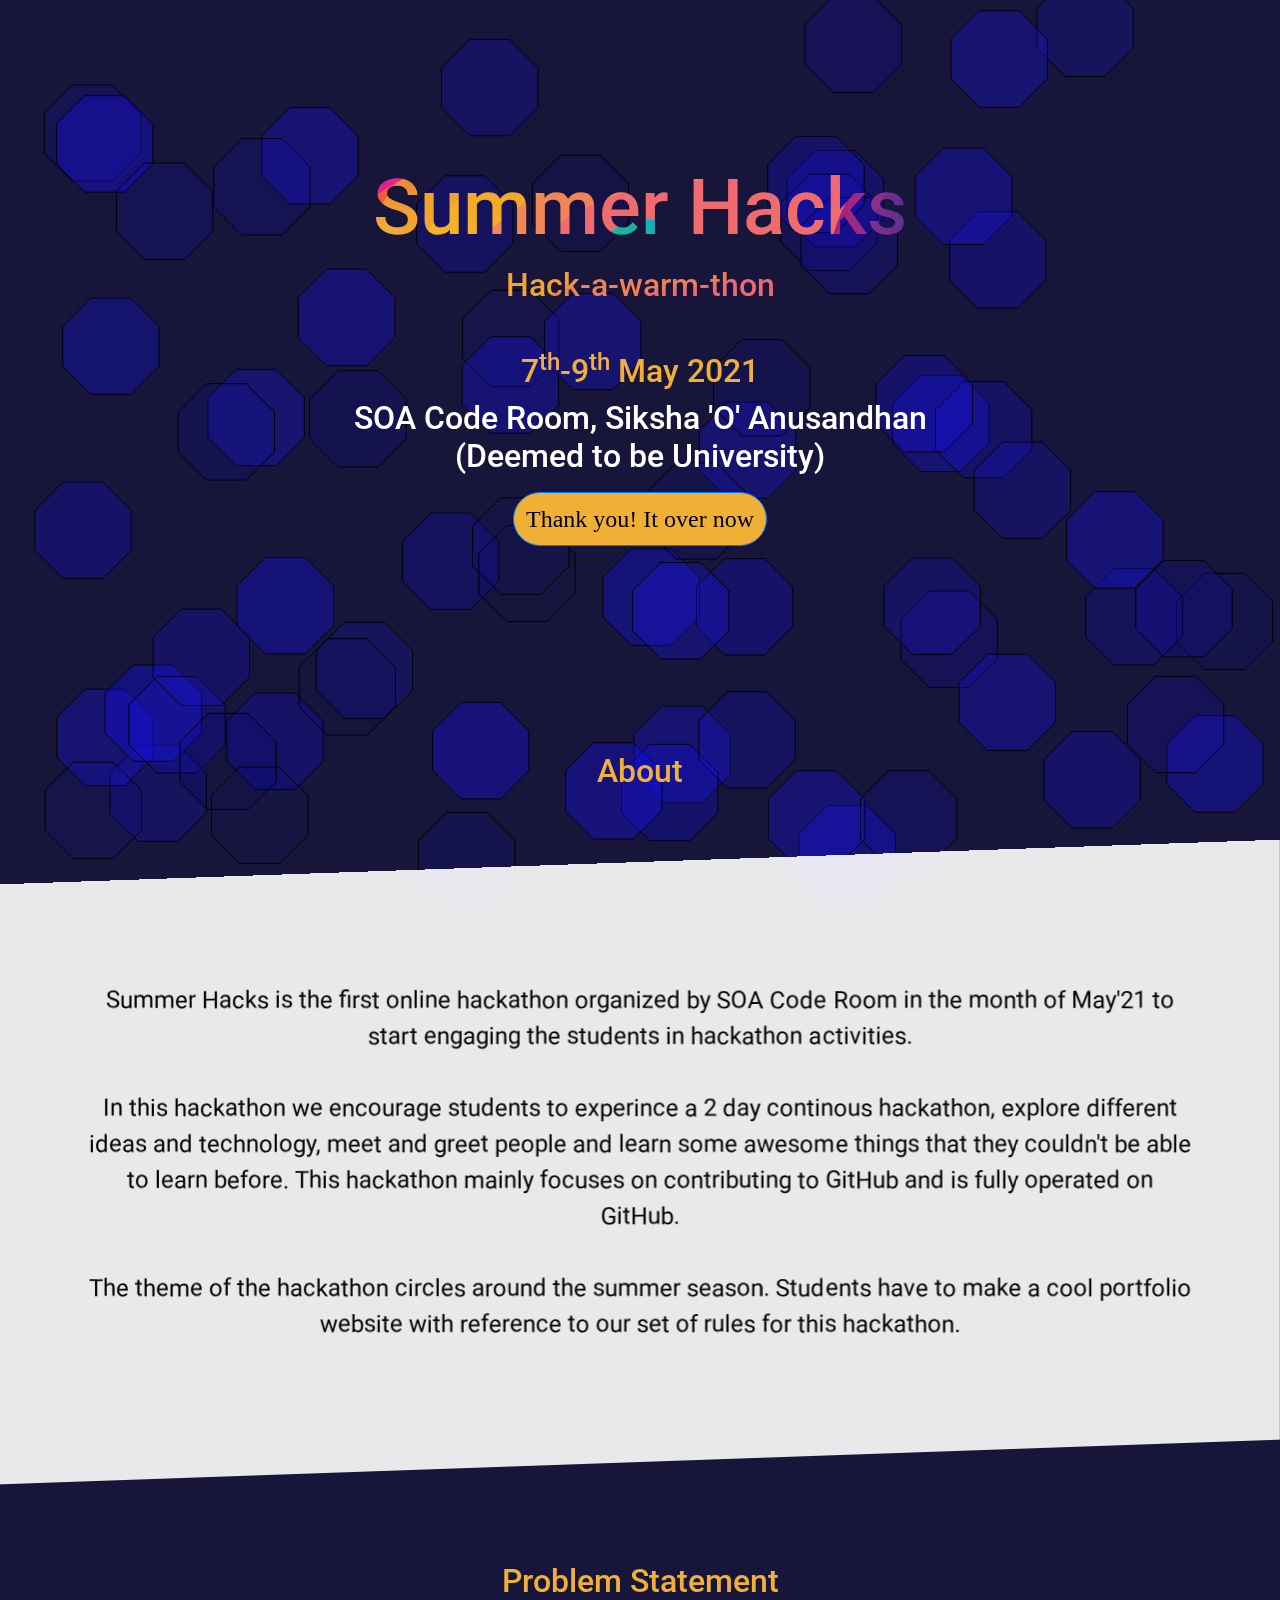
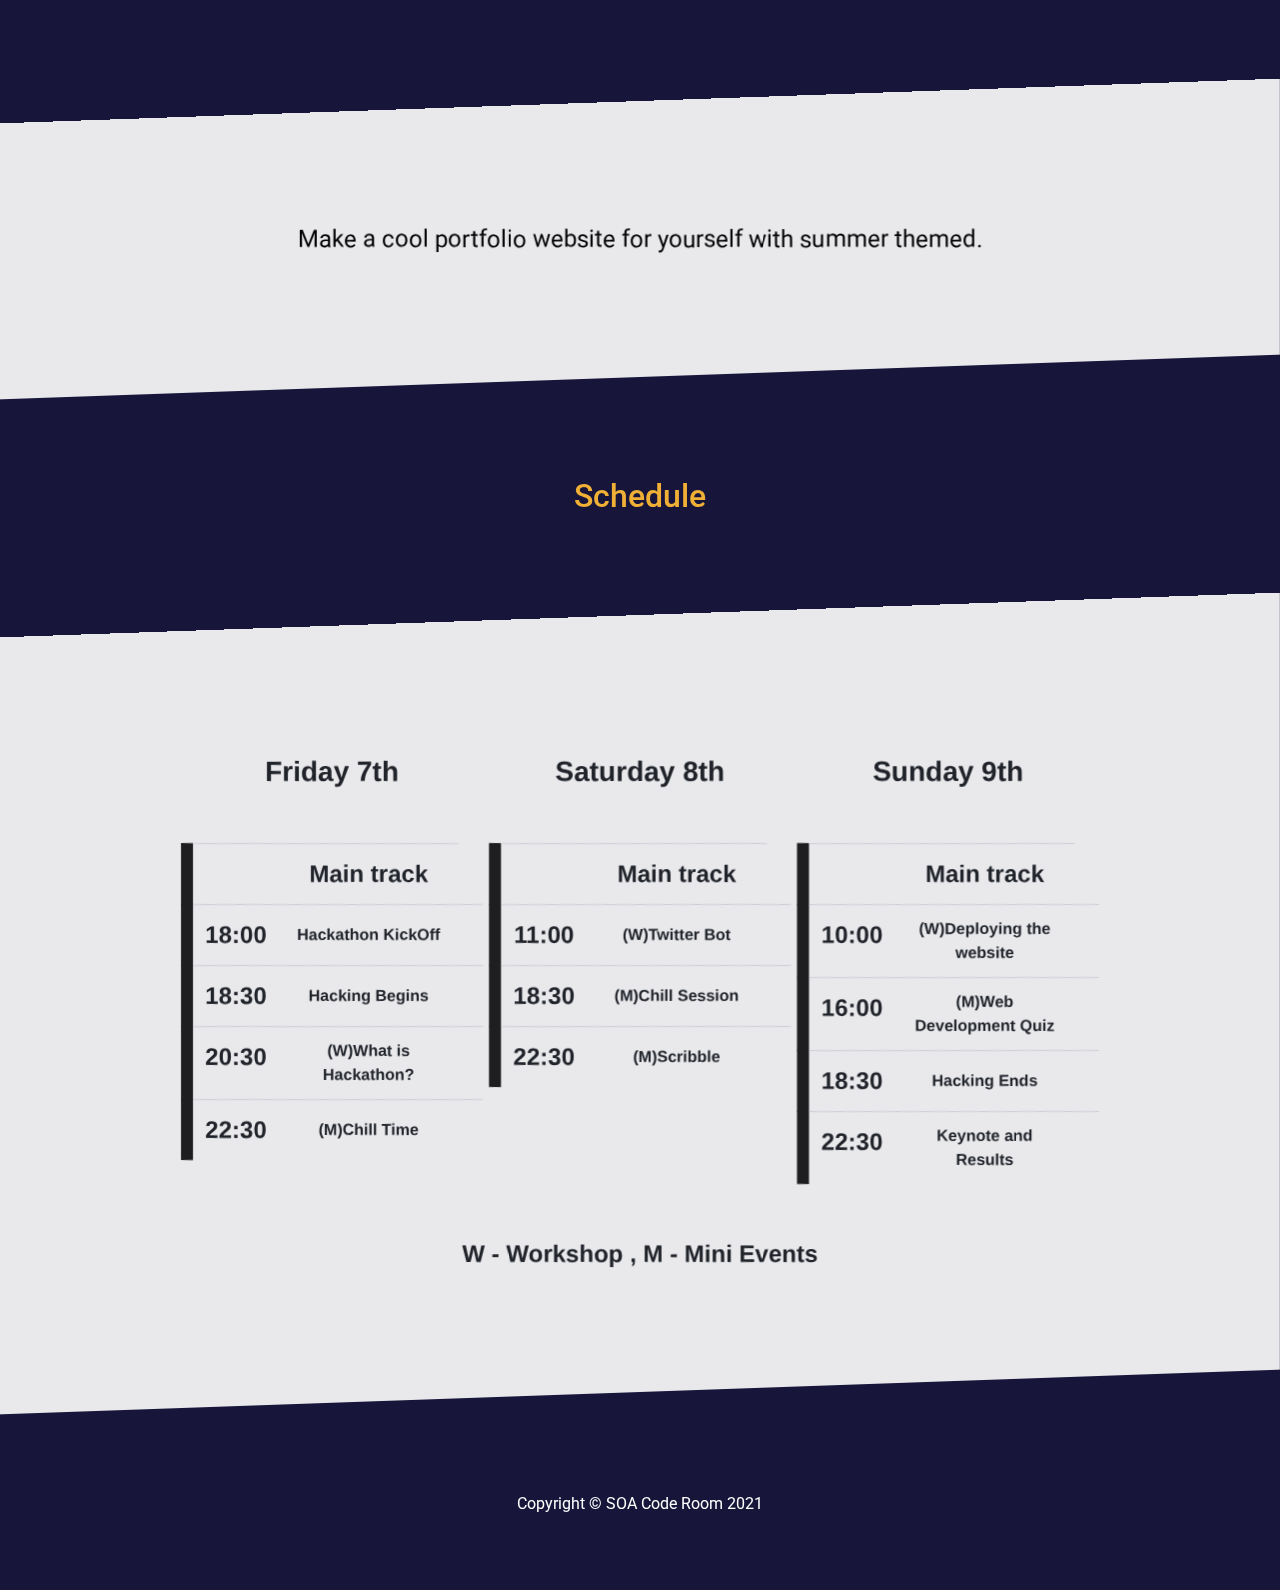
<file: index.html>
<!DOCTYPE html>
<html lang="en">

	<head>

		<meta charset="utf-8">
		<meta name="viewport" content="width=device-width,initial-scale=1,maximum-scale=1,user-scalable=no">
		<meta http-equiv="X-UA-Compatible" content="IE=edge,chrome=1">
		<meta name="HandheldFriendly" content="true">
		<meta name="title" content="Summer Hacks">
		<meta name="description" content="Summer Hacks by SOA Code Room">
		<meta name="author" content="SOA Code Room">
		<meta name="keywords" content="SOA Code Room">
		<meta property="og:image" content="https://raw.githubusercontent.com/SOACodeRoom/Summer-Hacks/main/img/header.png">
		<title>Summer Hacks</title>

		<!-- Bootstrap core CSS -->
		<link href="css/bootstrap.min.css" rel="stylesheet">

        	<!-- Custom CSS -->
        	<link href="css/style.css" rel="stylesheet">
		<link rel="stylesheet" href="./css/nav.css">
			
    </head>

    <!-- Apply Now Sticker tba -->

    <body>
        <div class="masthead">
			<div class="container d-flex h-100 align-items-center">
				<div class="mx-auto text-center no-select">
					<h1 class="mx-auto my-0 title-text">Summer Hacks</h1>
					<br>
					<h2 class="mx-auto mt-2 mb-1 sub-heading title-text">Hack-a-warm-thon</h2>
					<br><br>
					<h2 class="orange mx-auto mt-2 mb-1 sub-heading" style="width: 100%;">7<sup>th</sup>-9<sup>th</sup> May 2021</h2>
					<h2 class="white mx-auto mt-2 mb-3 sub-heading" style="width: 100%;">SOA Code Room, Siksha 'O' Anusandhan (Deemed to be University)</h2>
					<div id="button-box">
						<a href="#" class="btn btn-primary js-scroll-trigger" style="z-index: 1; position: relative;">Thank you! It over now</a>
					</div>
				</div>
			</div>
		</div>
		<div id="particles-js"></div>
		<section class="text-center">
		
			<section>
			
				<h1 class="sub-heading diagonal-text orange sub-heading-title">About</h1>

			</section>

			<section class="diagonal-section white-bg">
			
				<div class="mx-auto diagonal-section-content">
					<div class="container nexa">
						<p class="black bold">Summer Hacks is the first online hackathon organized by SOA Code Room in the month of May'21 to start engaging the students in hackathon activities.
						</br></br>
						In this hackathon we encourage students to experince a 2 day continous hackathon, explore different ideas and technology, meet and greet people and learn some awesome things that they couldn't be able to learn before. This hackathon mainly focuses on contributing to GitHub and is fully operated on GitHub.
						<br><br>
						The theme of the hackathon circles around the summer season. Students have to make a cool portfolio website with reference to our set of rules for this hackathon.
						</p>
					</div>
				</div>

			</section>

			<section>

				<h1 class="sub-heading diagonal-text orange sub-heading-title" style="padding-bottom: 100px; 	padding-top: 100px; margin-bottom: 0;">Problem Statement</h1>

			</section>

			<section class="diagonal-section white-bg">
			
				<div class="mx-auto diagonal-section-content">
					<div class="container nexa">
						<p class="black bold">Make a cool portfolio website for yourself with summer themed.
						</p>
					</div>
				</div>

			</section>

			<section>
				<h1 class="sub-heading diagonal-text orange sub-heading-title" style="padding-bottom: 100px; padding-top: 100px; margin-bottom: 0;">Schedule</h1>
			</section>
			<section class="diagonal-section white-bg">
					<div class="mx-auto diagonal-section-content">
						<div class="schedule">

							<div id="schedSat">
								<h3 style="font-weight: bold;">Friday 7th</h3>
								<br>
								<table class="table table-hover" id="fridayContainer">
	
								</table>
							</div>

							<div id="schedSat">
								<h3 style="font-weight: bold;">Saturday 8th</h3>
								<br>
								<table class="table table-hover" id="saturdayContainer">
	
								</table>
							</div>
							<div id="schedSun">
								<h3 style="font-weight: bold;">Sunday 9th</h3>
								<br>
								<table class="table table-hover" id="sundayContainer">
									
								</table>
	
							</div>
						</div>
						<br>
						<p style="font-weight: bold;">W - Workshop , M - Mini Events</p>
					</div>
			</section>


			<section class="footer-section ">

				<div style="padding-top: 0">
					<div class="small text-center white">
						<div class="social d-flex justify-content-center"></div>
						<div class="white mb-4 sub-heading-small" style="padding-bottom: 0.2%; padding-top: 100px; 	margin-bottom: 0;">
							Copyright &copy; SOA Code Room 2021
						</div>
					</div>
				</div>

			</section>
		</section>

        <!-- Custom javascript -->
        <script src="js/script.js"></script>
	<script src="./js/particles.js"></script>
        <script src="./js/app.js"></script>
	<script src="./js/nav.js"></script>		
    </body>

</html>
</file>
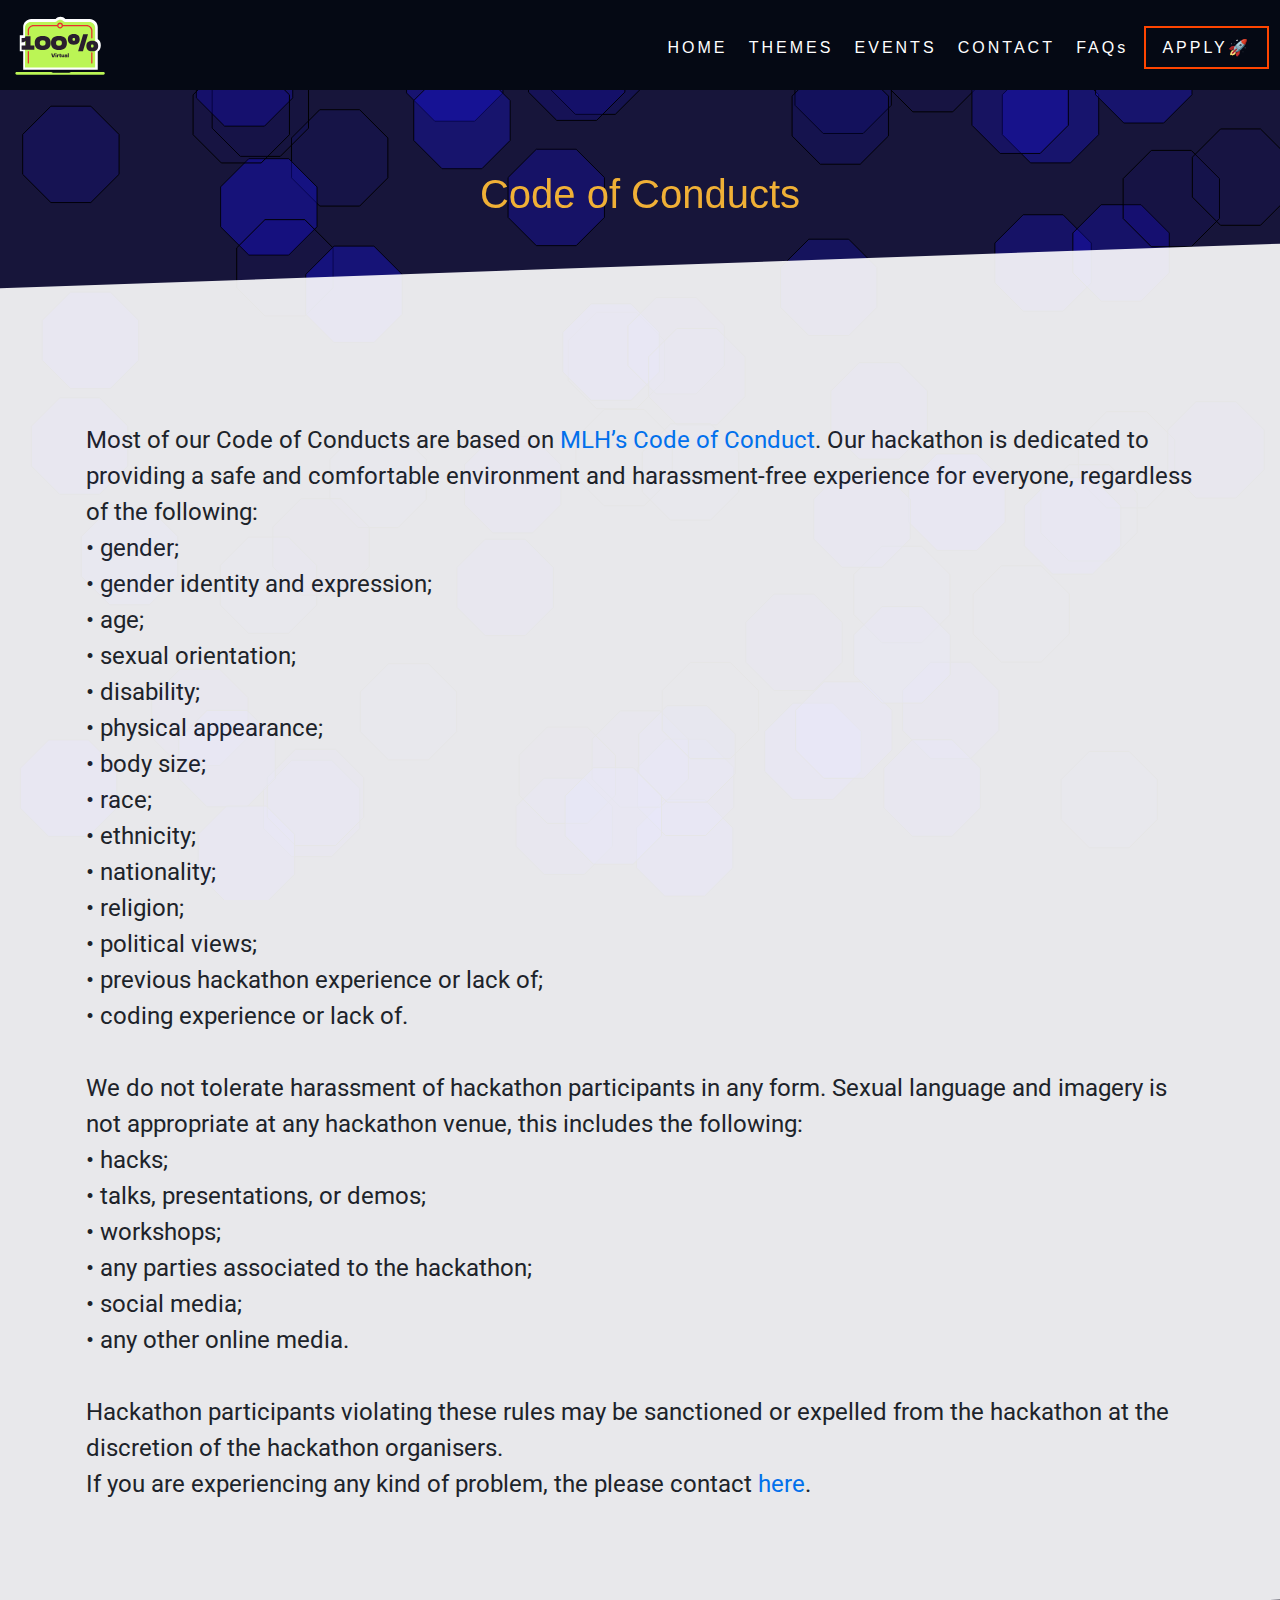
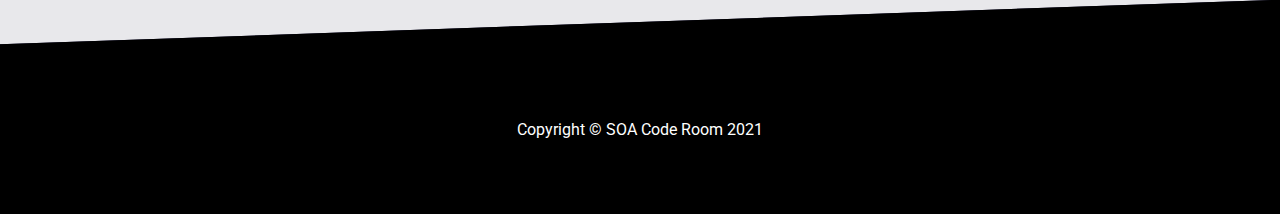
<file: codeofconduct.html>
<!DOCTYPE html>
<html lang="en">
    <head>
        <meta charset="utf-8" />
        <meta name="viewport" content="width=device-width,initial-scale=1,maximum-scale=1,user-scalable=no" />
        <meta http-equiv="X-UA-Compatible" content="IE=edge,chrome=1" />
        <meta name="HandheldFriendly" content="true" />
        <meta name="title" content="Summer Hacks" />
        <meta name="description" content="Summer Hacks by SOA Code Room" />
        <meta property="og:image" content="https://raw.githubusercontent.com/SOACodeRoom/Summer-Hacks/main/img/header.png" />
        <meta name="author" content="SOA Code Room" />
        <meta name="keywords" content="SOA Code Room" />
        <title>Summer Hacks</title>

        <!-- Bootstrap core CSS -->
        <link href="css/bootstrap.min.css" rel="stylesheet" />

        <!-- Custom CSS -->
        <link href="css/style.css" rel="stylesheet" />
        <link rel="stylesheet" href="./css/nav.css">
    </head>
<body>
<div id="particles-js"></div>
 <nav>
      <div class="hamburger">
        <div class="line"></div>
        <div class="line"></div>
        <div class="line"></div>
      </div>
      <ul class="nav-links">
		<li><a id="pure-virtual-sticker" style="display:block;max-width:100px;min-width:100px;position:fixed;left:10px;top: 10px;width:10%;z-index:10000" href="#" target="_blank"><img src="./img/pure-virtual-sticker.svg" alt="" style="width:100%"></a>
        <li><a href="index.html">HOME</a></li>
        <li><a href="theme.html">THEMES</a></li>
        <li><a href="events.html">EVENTS</a></li>
        <li><a href="contact.html">CONTACT</a></li>
        <li><a href="faqs.html">FAQs</a></li>
		<li><a href="apply.html" id="apply_button">APPLY🚀</a></li>

		</li>
      </ul>
</nav>


    <section>
        <h1 class="sub-heading-theme diagonal-text orange" style="padding: 2em 0 1em 0;">Code of Conducts</h1>
    </section>

    <section class="diagonal-section white-bg">
        <div class="mx-auto diagonal-section-content">
            <div class="container nexa">
                <!-- Change from here -->

                    <br />
                    Most of our Code of Conducts are based on <a href="https://static.mlh.io/docs/mlh-code-of-conduct.pdf">MLH’s Code of Conduct</a>. Our hackathon is dedicated to providing a safe and comfortable environment and harassment-free experience for everyone, regardless of the following:
                    <br />
                    <span>&#8226;</span> gender;
                    <br />
                    <span>&#8226;</span> gender identity and expression;
                    <br />
                    <span>&#8226;</span> age;
                    <br />
                    <span>&#8226;</span> sexual orientation;
                    <br />
                    <span>&#8226;</span> disability;
                    <br />
                    <span>&#8226;</span> physical appearance;
                    <br />
                    <span>&#8226;</span> body size;
                    <br />
                    <span>&#8226;</span> race;
                    <br />
                    <span>&#8226;</span> ethnicity;
                    <br />
                    <span>&#8226;</span> nationality;
                    <br />
                    <span>&#8226;</span> religion;
                    <br />
                    <span>&#8226;</span> political views;
                    <br />
                    <span>&#8226;</span> previous hackathon experience or lack of;
                    <br />
                    <span>&#8226;</span> coding experience or lack of. <br />
                    <br />
                    We do not tolerate harassment of hackathon participants in any form. Sexual language and imagery is not appropriate at any hackathon venue, this includes the following:
                    <br />
                    <span>&#8226;</span> hacks;
                    <br />
                    <span>&#8226;</span> talks, presentations, or demos;
                    <br />
                    <span>&#8226;</span> workshops;
                    <br />
                    <span>&#8226;</span> any parties associated to the hackathon;
                    <br />
                    <span>&#8226;</span> social media;
                    <br />
                    <span>&#8226;</span> any other online media. <br />
                    <br />
                    Hackathon participants violating these rules may be sanctioned or expelled from the hackathon at the discretion of the hackathon organisers.
                    <br />
                    If you are experiencing any kind of problem, the please contact <a href="mailto:samalsaswat0@gmail.com?subject=Problem%20during%20hackathon.">here</a>.
                </p>
            </div>
        </div>
    </section>

    <section class="diagonal-section black-bg" style="height: 4em; opacity: 1;"></section>

    <section class="footer-section black-bg">
        <div style="padding-top: 0;">
            <div class="small text-center white">
                <div class="social d-flex justify-content-center"></div>
                <div class="white mb-4 sub-heading-small">
                    Copyright &copy; SOA Code Room 2021
                </div>
            </div>
            <section>
                <script src="js/script.js"></script>
                <script src="./js/particles.js"></script>
                <script src="./js/app.js"></script>
                <script src="./js/nav.js"></script>

                <body>
                    <html></html>
                </body>
            </section>
        </div>
    </section>
</html>
</file>
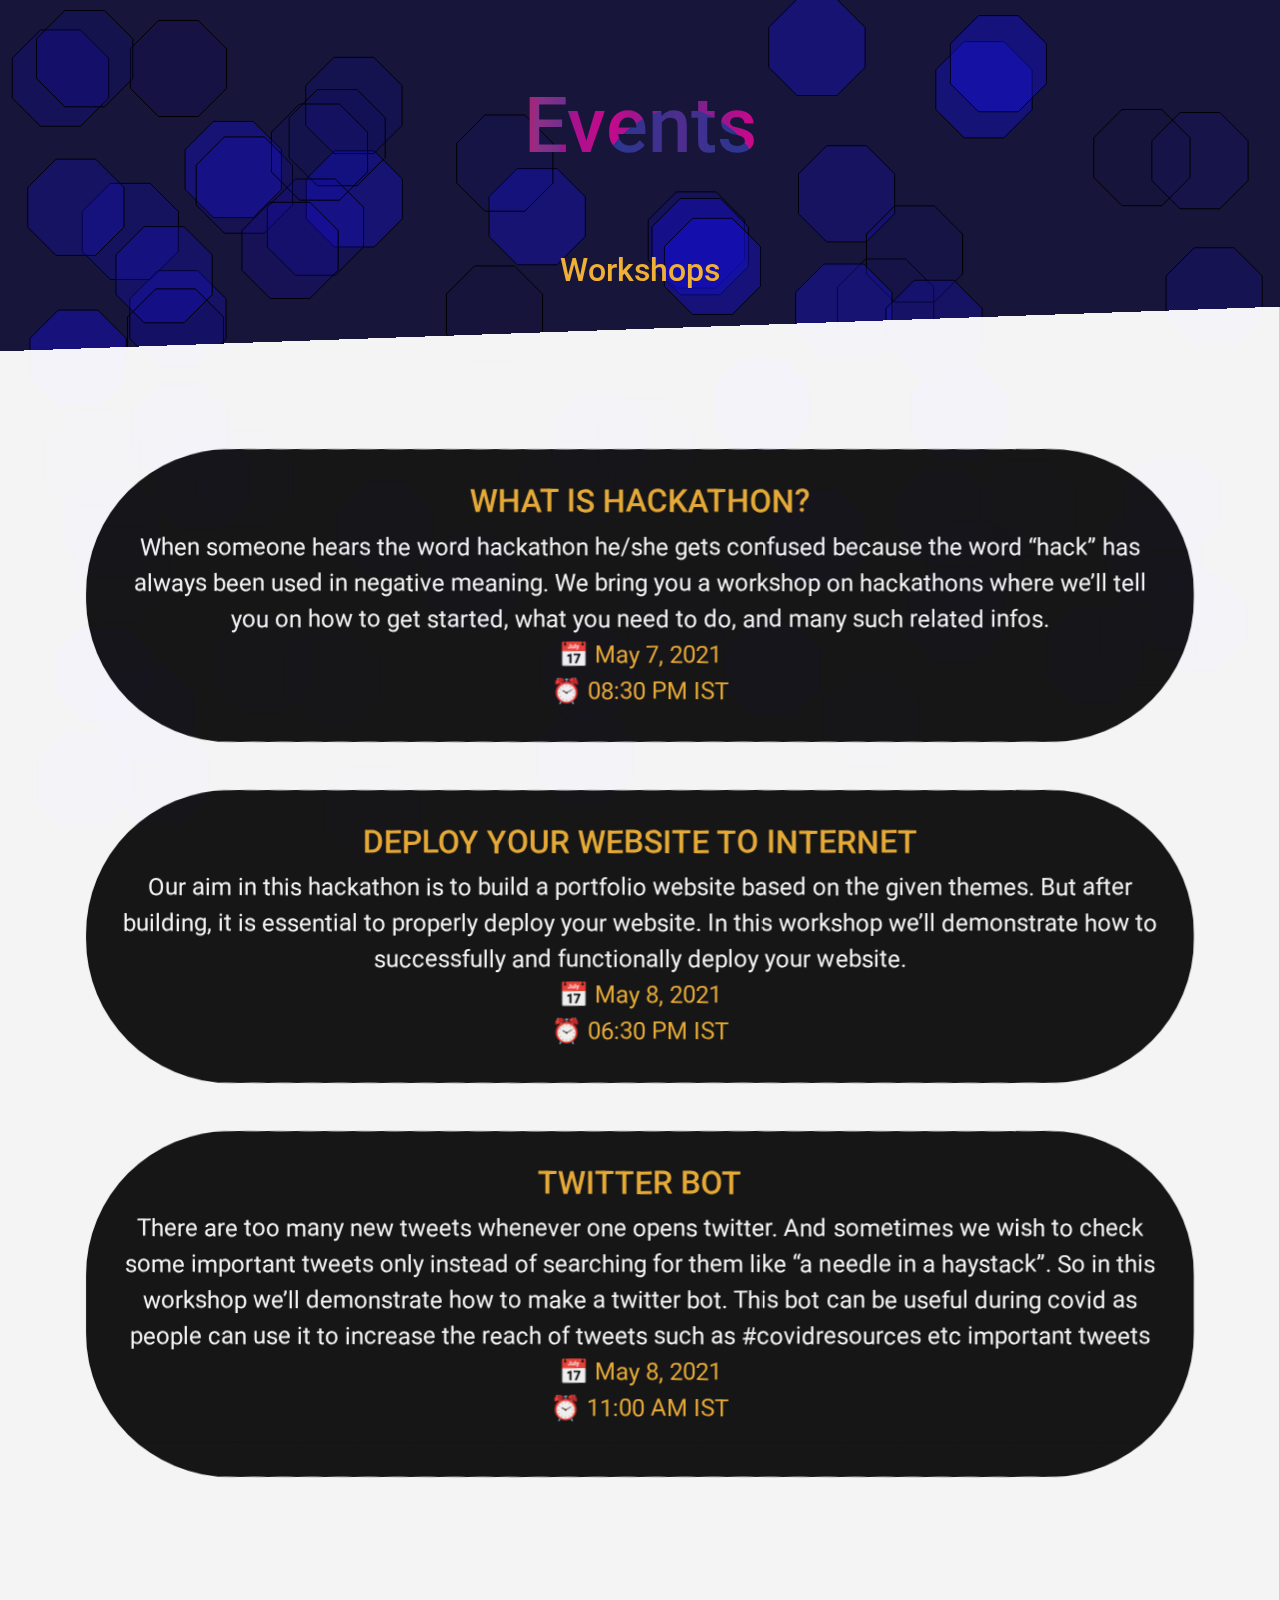
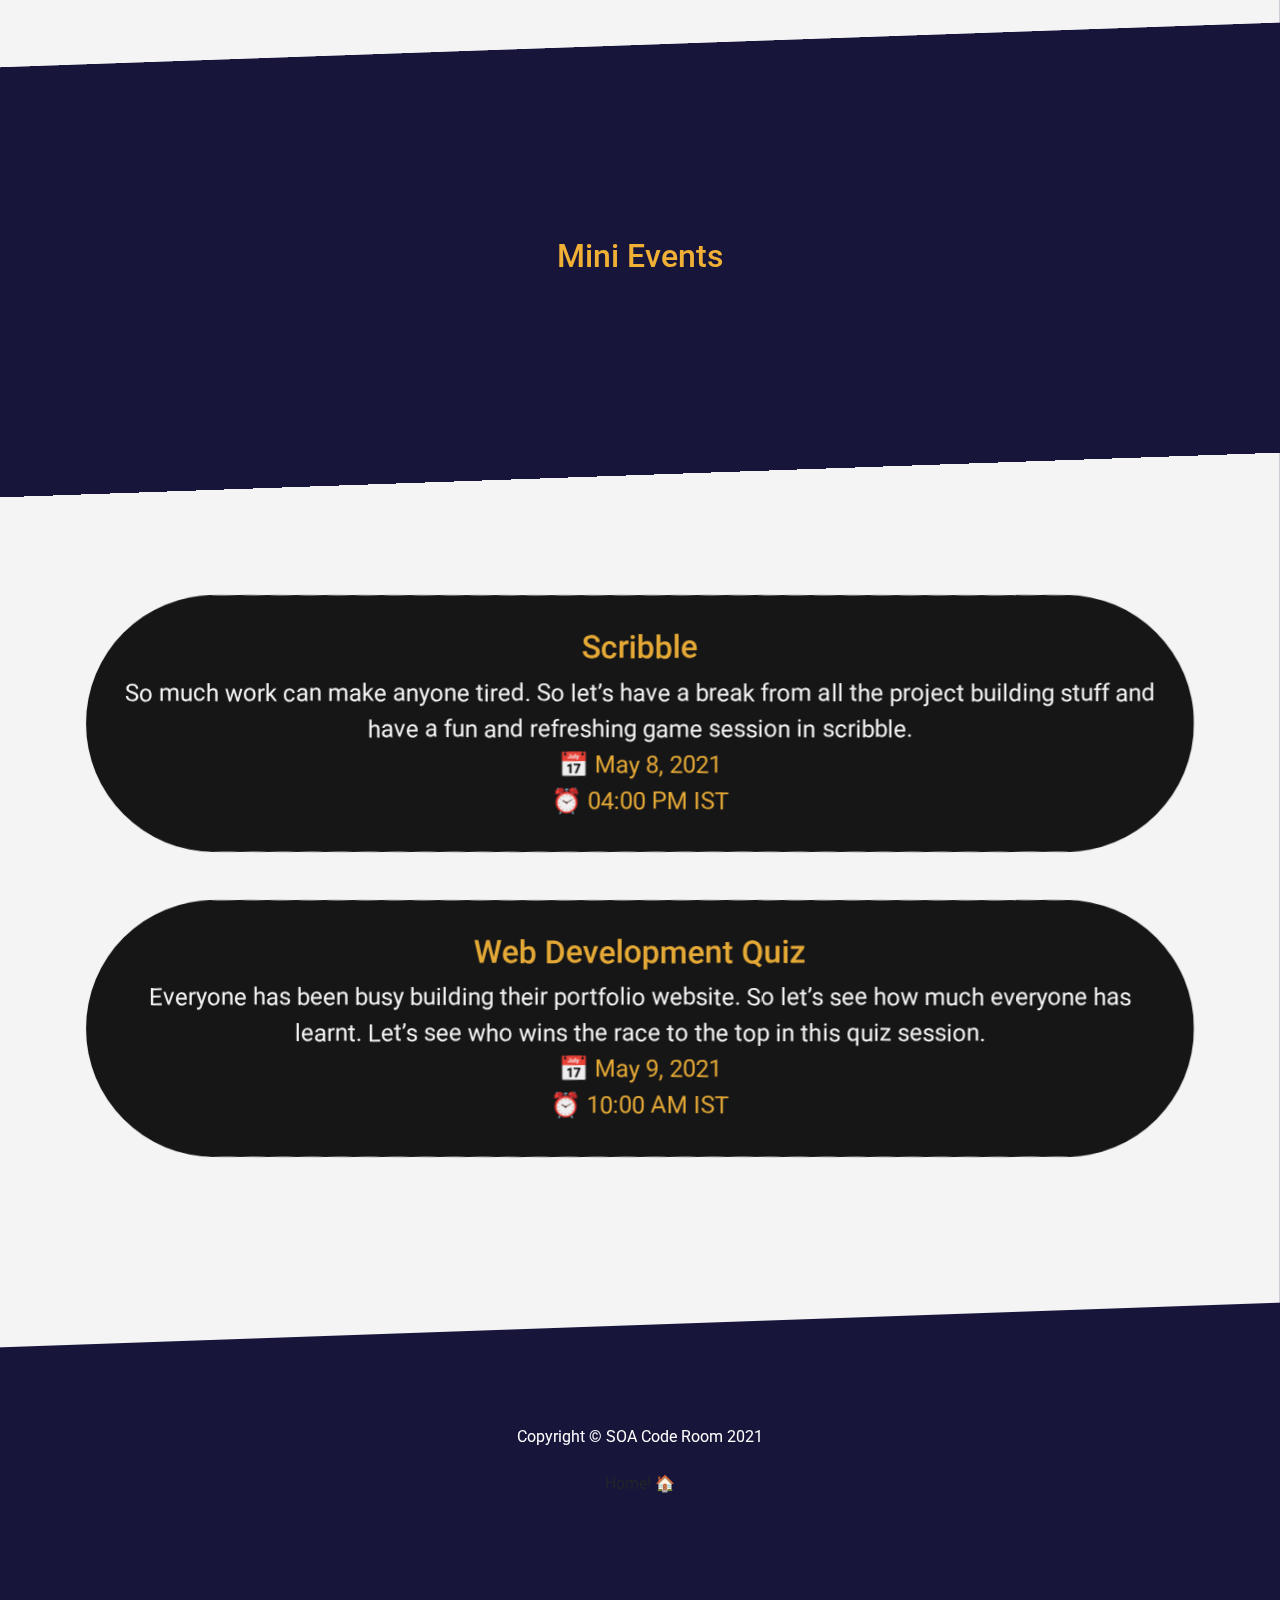
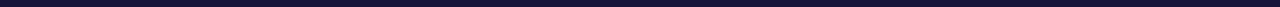
<file: events.html>
<!DOCTYPE html>
<html lang="en">

	<head>

		<meta charset="utf-8">
		<meta name="viewport" content="width=device-width,initial-scale=1,maximum-scale=1,user-scalable=no">
		<meta http-equiv="X-UA-Compatible" content="IE=edge,chrome=1">
		<meta name="HandheldFriendly" content="true">
		<meta name="title" content="Summer Hacks">
		<meta name="description" content="Summer Hacks by SOA Code Room">
		<meta name="author" content="SOA Code Room">
		<meta name="keywords" content="SOA Code Room">
		<meta property="og:image" content="https://raw.githubusercontent.com/SOACodeRoom/Summer-Hacks/main/img/header.png">
		<title>Summer Hacks</title>

		<!-- Bootstrap core CSS -->
		<link href="css/bootstrap.min.css" rel="stylesheet">

        	<!-- Custom CSS -->
        	<link href="css/style.css" rel="stylesheet">
		<link rel="stylesheet" href="./css/nav.css">
			
    </head>

	<body id="page-top">

		<div id="particles-js"></div>


		<section class="text-center">

            <section>
			
                <h1 class="sub-heading diagonal-text orange title-text" style="padding: 1em 0 1em 0;">Events</h1>
                
            </section>
		
			<section>
			
			  <h1 class="sub-heading diagonal-text orange" style="padding: 1em 0 1em 0;">Workshops</h1>
			  
			</section>
			
			<section class="diagonal-section white-bg" style="opacity: 0.95!important;">
			
				<div class="mx-auto diagonal-section-content">
					<div class="container">
						<div class="border-box">
							<div class="row  no-gutters mb-5 mb-lg-0 workshop-item">
								<div class="workshop-item-textbox text-center">
									<div class="bg-black text-center h-100">
										<div class="d-flex h-100 text-center">
											<div class="project-text w-100 my-auto text-center">
												<h4 class="sub-heading inline orange">WHAT IS HACKATHON?</h4>
												<p class="mb-0 white nexa">When someone hears the word hackathon he/she gets confused because the word “hack” has always been used in negative meaning. We bring you a workshop on hackathons where we’ll tell you on how to get started, what you need to do, and many such related infos.
                                                </p>
                                                <p class="mb-0 orange nexa">
                                                   📅 May 7, 2021
                                                   <br> 
                                                   ⏰ 08:30 PM IST
                                                </p>
											</div>
										</div>
									</div>
								</div>
							</div>
						</div>
						<div class="border-box">
							<div class="row justify-content-center no-gutters mb-5 mb-lg-0 workshop-item">

								<div class=" workshop-item-textbox">
									<div class="bg-black text-center h-100 ">
										<div class="d-flex h-100">
											<div class="project-text w-100 my-auto text-center">
												<h4 class="sub-heading inline orange nexa">DEPLOY YOUR WEBSITE TO INTERNET</h4>
												<p class="mb-0 white nexa">Our aim in this hackathon is to build a portfolio website based on the given themes. But after building, it is essential to properly deploy your website. In this workshop we’ll demonstrate how to successfully and functionally deploy your website.
                                                </p>
                                                <p class="mb-0 orange nexa">
                                                    📅 May 8, 2021
                                                    <br> 
                                                    ⏰ 06:30 PM IST
                                                 </p>
												
											</div>
										</div>
									</div>
								</div>
							</div>
						</div>

						<div class="border-box">
							<div class="row justify-content-center no-gutters mb-5 mb-lg-0 workshop-item">
								<div class=" workshop-item-textbox">
									<div class="bg-black text-center h-100">
										<div class="d-flex h-100">
											<div class="project-text w-100 my-auto text-center">
												<h4 class="sub-heading inline orange">TWITTER BOT</h4>
												<p class="mb-0 white nexa">There are too many new tweets whenever one opens twitter. And sometimes we wish to check some important tweets only instead of searching for them like “a needle in a haystack”. So in this workshop we’ll demonstrate how to make a twitter bot. This bot can be useful during covid as people can use it to increase the reach of tweets such as  #covidresources etc important tweets
                                                </p>
                                                <p class="mb-0 orange nexa">
                                                    📅 May 8, 2021
                                                    <br> 
                                                    ⏰ 11:00 AM IST 
                                                 </p>
                                                <hr class="d-none d-lg-block mb-0 mr-0">
											</div>
										</div>
									</div>
								</div>
							</div>
						</div>
						
					</div>
				</div>
				
			</section>

			<section>
			
                <h1 class="sub-heading diagonal-text orange" style="padding: 6em 0 6em 0;">Mini Events</h1>
                
              </section>
            <section class="diagonal-section white-bg" style="opacity: 0.95!important;">
			
				<div class="mx-auto diagonal-section-content">
					<div class="container">
						<div class="border-box">
							<div class="row justify-content-center no-gutters mb-5 mb-lg-0 workshop-item">

								<div class=" workshop-item-textbox">
									<div class="bg-black text-center h-100">
										<div class="d-flex h-100">
											<div class="project-text w-100 my-auto text-center ">
												<h4 class="sub-heading inline orange">Scribble</h4>
												<p class="mb-0 white nexa">So much work can make anyone tired. So let’s have a break from all the project building stuff and have a fun and refreshing game session in scribble.
                                                </p>
                                                <p class="mb-0 orange nexa">
                                                    📅 May 8, 2021
                                                    <br> 
                                                    ⏰ 04:00 PM IST 
                                                 </p>
											</div>
										</div>
									</div>
								</div>
							</div>
						</div>
						<div class="border-box">
							<div class="row justify-content-center no-gutters mb-5 mb-lg-0 workshop-item">
								<div class=" workshop-item-textbox">
									<div class="bg-black text-center h-100 ">
										<div class="d-flex h-100">
											<div class="project-text w-100 my-auto text-center">
												<h4 class="sub-heading inline orange nexa">Web Development Quiz</h4>
												<p class="mb-0 white nexa">Everyone has been busy building their portfolio website. So let’s see how much everyone has learnt. Let’s see who wins the race to the top in this quiz session.
                                                </p>
                                                <p class="mb-0 orange nexa">
                                                    📅 May 9, 2021
                                                    <br> 
                                                    ⏰ 10:00 AM IST
                                                 </p>
											</div>
										</div>
									</div>
								</div>
							</div>
						</div>						
					</div>
				</div>
				
			</section>
		
		
			<section class="footer-section ">

				<div style="padding-top: 0">
					<div class="small text-center white">
						<div class="social d-flex justify-content-center"></div>
						<div class="white mb-4 sub-heading-small" style="padding-bottom: 2rem; padding-top: 100px; 	margin-bottom: 0;">
							Copyright &copy; SOA Code Room 2021
                            <div id="button-box" style=" padding-top: 1rem; margin-bottom: 0;">
                                <a href="https://summerhacks.netlify.app/" class="btn btn-primary-small js-scroll-trigger" style="z-index: 1; position: relative;">Home! 🏠</a>
                            </div>
						</div>

					</div>
				</div>

			</section>
		</section>

        <!-- Custom javascript -->
        <script src="js/script.js"></script>
	<script src="./js/particles.js"></script>
        <script src="./js/app.js"></script>
	<script src="./js/nav.js"></script>

	</body>

</html>
</file>
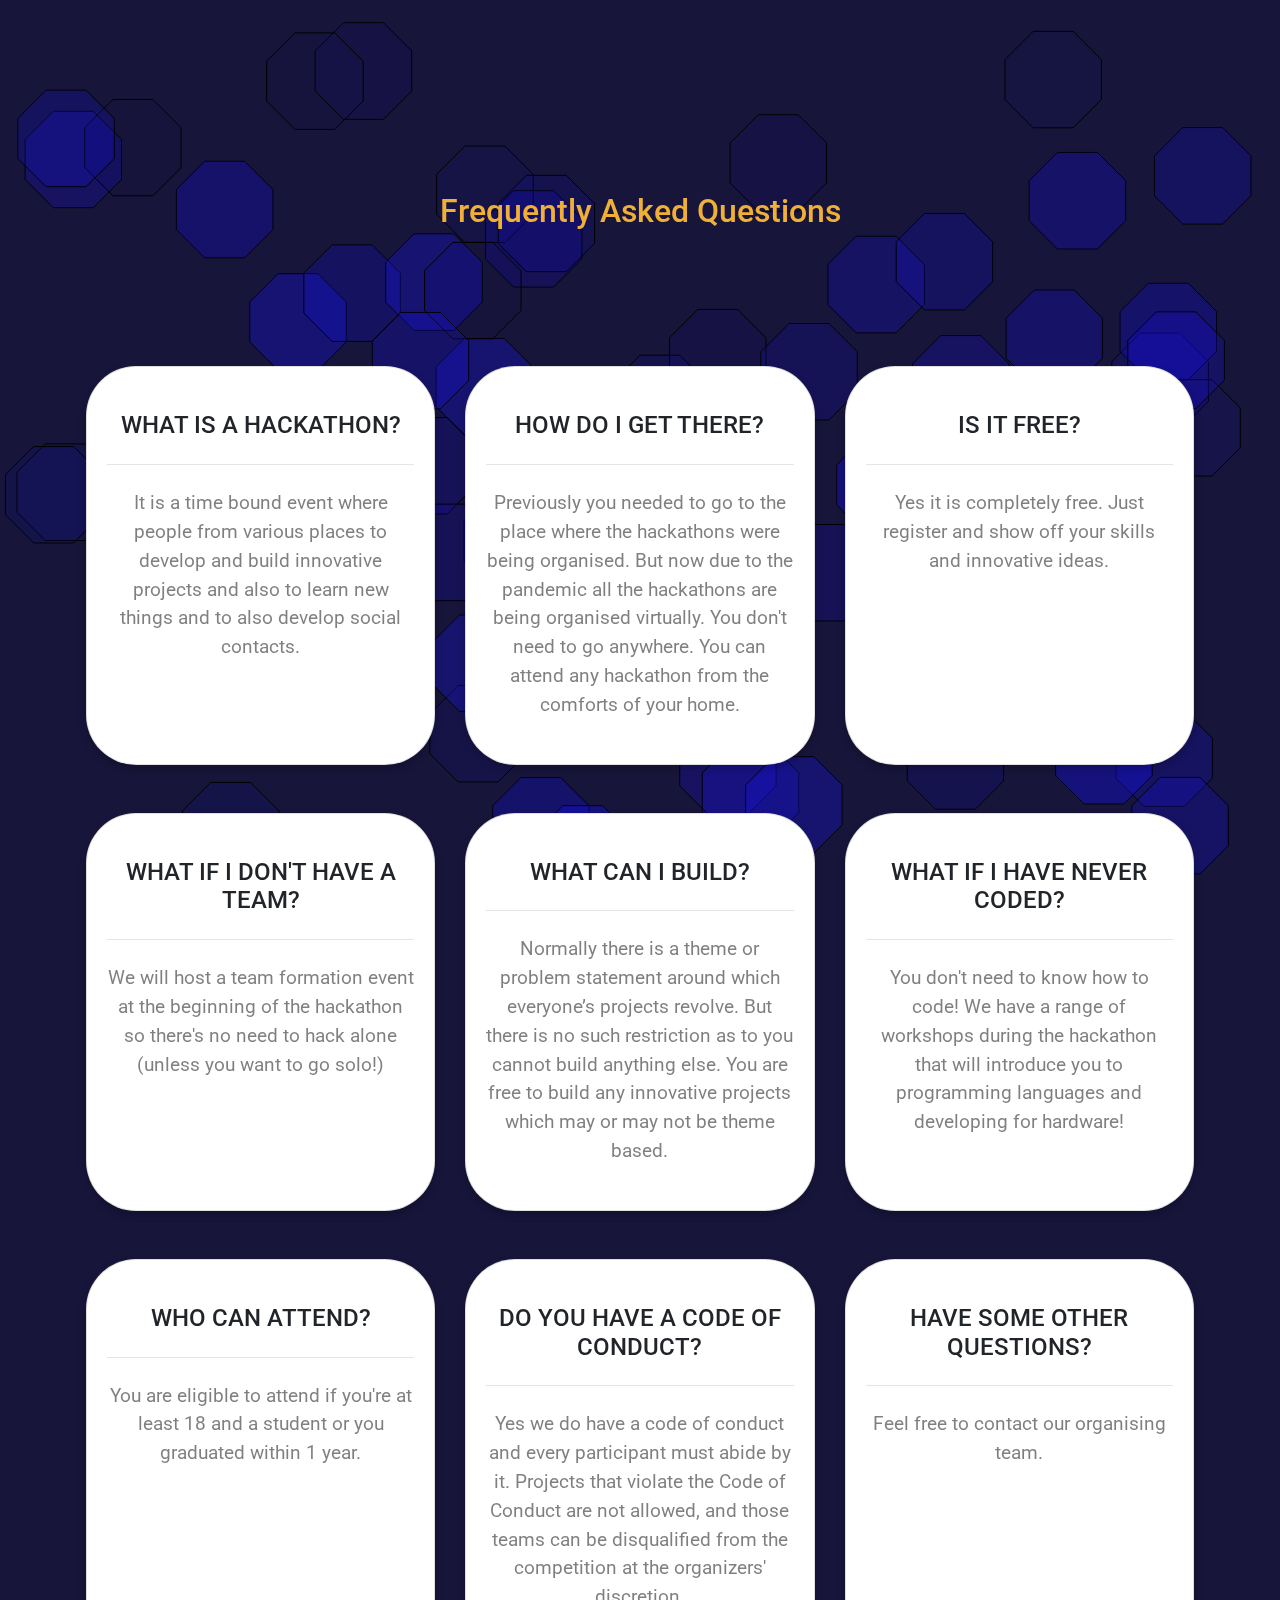
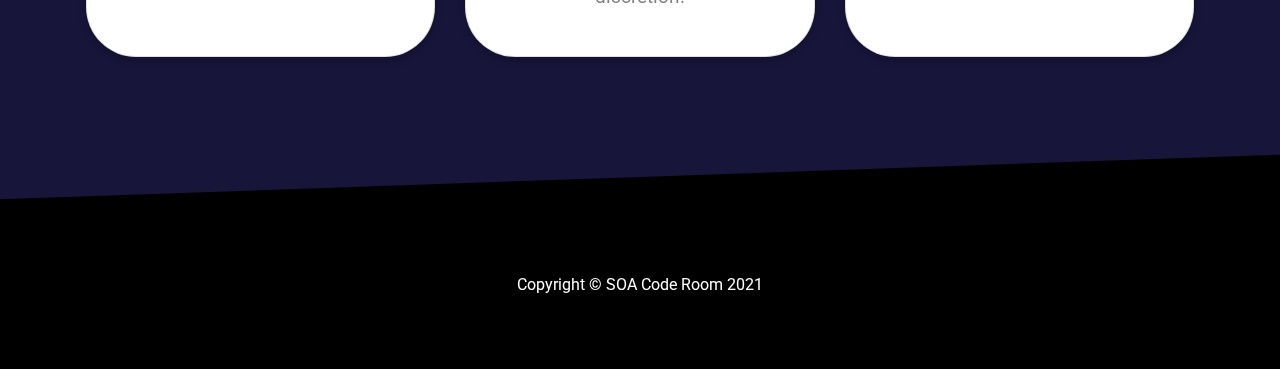
<file: faqs.html>
<!DOCTYPE html>
<html lang="en">
    <head>

		<meta charset="utf-8">
		<meta name="viewport" content="width=device-width,initial-scale=1,maximum-scale=1,user-scalable=no">
        <meta http-equiv="X-UA-Compatible" content="IE=edge,chrome=1">
        <meta name="HandheldFriendly" content="true">
        <meta name="title" content="Summer Hacks">
		<meta name="description" content="Summer Hacks by SOA Code Room">
    <meta property="og:image" content="https://raw.githubusercontent.com/SOACodeRoom/Summer-Hacks/main/img/header.png">
		<meta name="author" content="SOA Code Room, Saswat Samal">
		<meta name="keywords" content="SOA Code Room">
		<title>Summer Hacks</title>

		<!-- Bootstrap core CSS -->
		<link href="css/bootstrap.min.css" rel="stylesheet">

        <!-- Custom CSS -->
        <link href="css/style.css" rel="stylesheet">
			
    </head>

		<div id="particles-js"></div>

		<section class="text-center">
		
			<section>
			
			  <h1 class="sub-heading diagonal-text orange" style="padding: 6em 0 4em 0;">Frequently Asked Questions</h1>
			  
			</section>
		
			<section class="container" style="padding-bottom: 3em;">
			
				<div class="row">
				<!-- FAQ Card Section Starts from Here -->
					<div class="col-md-4 mb-3 mb-md-0 faq-bubble">
						<div class="card py-4 h-100">
							<div class="card-body text-center">
								<i class="fas fa-question text-primary mb-2"></i>
								<h4 class="text-uppercase m-0 nexa">WHAT IS A HACKATHON?</h4>
								<hr class="my-4">
								<div class="small text-black-50 nexa">
                                    It is a time bound event where people from various places to develop and build innovative projects and also to learn new things and to also develop social contacts.
								</div>
							</div>
						</div>
					</div>
				<!-- FAQ Card Section Ends from Here -->
					<div class="col-md-4 mb-3 mb-md-0 faq-bubble">
						<div class="card py-4 h-100">
							<div class="card-body text-center">
								<!-- Add the FAQ- Question here - "Question?" -->
								<h4 class="text-uppercase m-0 nexa">HOW DO I GET THERE?</h4>
								<hr class="my-4">
								<!-- Add the FAQ- answer here - "Enter Your Answer Here" -->
								<div class="small text-black-50 nexa">
                                    Previously you needed to go to the place where the hackathons were being organised. But now due to the pandemic all the hackathons are being organised virtually. You don't need to go anywhere. You can attend any hackathon from the comforts of your home.
								</div>
							</div>
						</div>
					</div>

					<div class="col-md-4 mb-3 mb-md-0 faq-bubble">
						<div class="card py-4 h-100">
							<div class="card-body text-center">
								<!-- Add the FAQ- Question here - "Question?" -->
								<h4 class="text-uppercase m-0 nexa">IS IT FREE?</h4> 
								<hr class="my-4">
								<!-- Add the FAQ- answer here - "Enter Your Answer Here" -->
								<div class="small text-black-50 nexa">
                                    Yes it is completely free. Just register and show off your skills and innovative ideas.
								</div>
							</div>
						</div>
					</div>
					<!-- To add new FAQ card, copy from the starting part to end part and paste it below accordingly -->

                    <div class="col-md-4 mb-3 mb-md-0 faq-bubble">
						<div class="card py-4 h-100">
							<div class="card-body text-center">
								<!-- Add the FAQ- Question here - "Question?" -->
								<h4 class="text-uppercase m-0 nexa">WHAT IF I DON'T HAVE A TEAM?</h4> 
								<hr class="my-4">
								<!-- Add the FAQ- answer here - "Enter Your Answer Here" -->
								<div class="small text-black-50 nexa">
                                    We will host a team formation event at the beginning of the hackathon so there's no need to hack alone (unless you want to go solo!)
								</div>
							</div>
						</div>
					</div>

                    <div class="col-md-4 mb-3 mb-md-0 faq-bubble">
						<div class="card py-4 h-100">
							<div class="card-body text-center">
								<!-- Add the FAQ- Question here - "Question?" -->
								<h4 class="text-uppercase m-0 nexa">WHAT CAN I BUILD?</h4> 
								<hr class="my-4">
								<!-- Add the FAQ- answer here - "Enter Your Answer Here" -->
								<div class="small text-black-50 nexa">
                                    Normally there is a theme or problem statement around which everyone’s projects revolve. But there is no such restriction as to you cannot build anything else. You are free to build any innovative projects which may or may not be theme based.
								</div>
							</div>
						</div>
					</div>

                    <div class="col-md-4 mb-3 mb-md-0 faq-bubble">
						<div class="card py-4 h-100">
							<div class="card-body text-center">
								<!-- Add the FAQ- Question here - "Question?" -->
								<h4 class="text-uppercase m-0 nexa">WHAT IF I HAVE NEVER CODED?</h4> 
								<hr class="my-4">
								<!-- Add the FAQ- answer here - "Enter Your Answer Here" -->
								<div class="small text-black-50 nexa">
                                    You don't need to know how to code! We have a range of workshops during the hackathon that will introduce you to programming languages and developing for hardware!
								</div>
							</div>
						</div>
					</div>

                    <div class="col-md-4 mb-3 mb-md-0 faq-bubble">
						<div class="card py-4 h-100">
							<div class="card-body text-center">
								<!-- Add the FAQ- Question here - "Question?" -->
								<h4 class="text-uppercase m-0 nexa">WHO CAN ATTEND?</h4> 
								<hr class="my-4">
								<!-- Add the FAQ- answer here - "Enter Your Answer Here" -->
								<div class="small text-black-50 nexa">
                                    You are eligible to attend if you're at least 18 and a student or you graduated within 1 year.
								</div>
							</div>
						</div>
					</div>

                    <div class="col-md-4 mb-3 mb-md-0 faq-bubble">
						<div class="card py-4 h-100">
							<div class="card-body text-center">
								<!-- Add the FAQ- Question here - "Question?" -->
								<h4 class="text-uppercase m-0 nexa">DO YOU HAVE A CODE OF CONDUCT?</h4> 
								<hr class="my-4">
								<!-- Add the FAQ- answer here - "Enter Your Answer Here" -->
								<div class="small text-black-50 nexa">
                                    Yes we do have a code of conduct and every participant must abide by it. Projects that violate the Code of Conduct are not allowed, and those teams can be disqualified from the competition at the organizers' discretion.
								</div>
							</div>
						</div>
					</div>

                    <div class="col-md-4 mb-3 mb-md-0 faq-bubble">
						<div class="card py-4 h-100">
							<div class="card-body text-center">
								<!-- Add the FAQ- Question here - "Question?" -->
								<h4 class="text-uppercase m-0 nexa">HAVE SOME OTHER QUESTIONS?</h4> 
								<hr class="my-4">
								<!-- Add the FAQ- answer here - "Enter Your Answer Here" -->
								<div class="small text-black-50 nexa">
                                    Feel free to contact our organising team.
								</div>
							</div>
						</div>
					</div>

				</div>
				
			</section>
		
		<section class="diagonal-section black-bg" style="height: 4em; opacity: 1;"></section>
		
			<section class="footer-section black-bg">
			
				<div style="padding-top: 0">
					<div class="small text-center white">
						<div class="social d-flex justify-content-center"></div>
						<div class="white mb-4 sub-heading-small">
							Copyright &copy; SOA Code Room 2021
					</div>
				</div>
				
			</section>
		
		</section>

        <script src="js/script.js"></script>
        <script src="./js/particles.js"></script>
        <script src="./js/app.js"></script>

	</body>

</html>
</file>
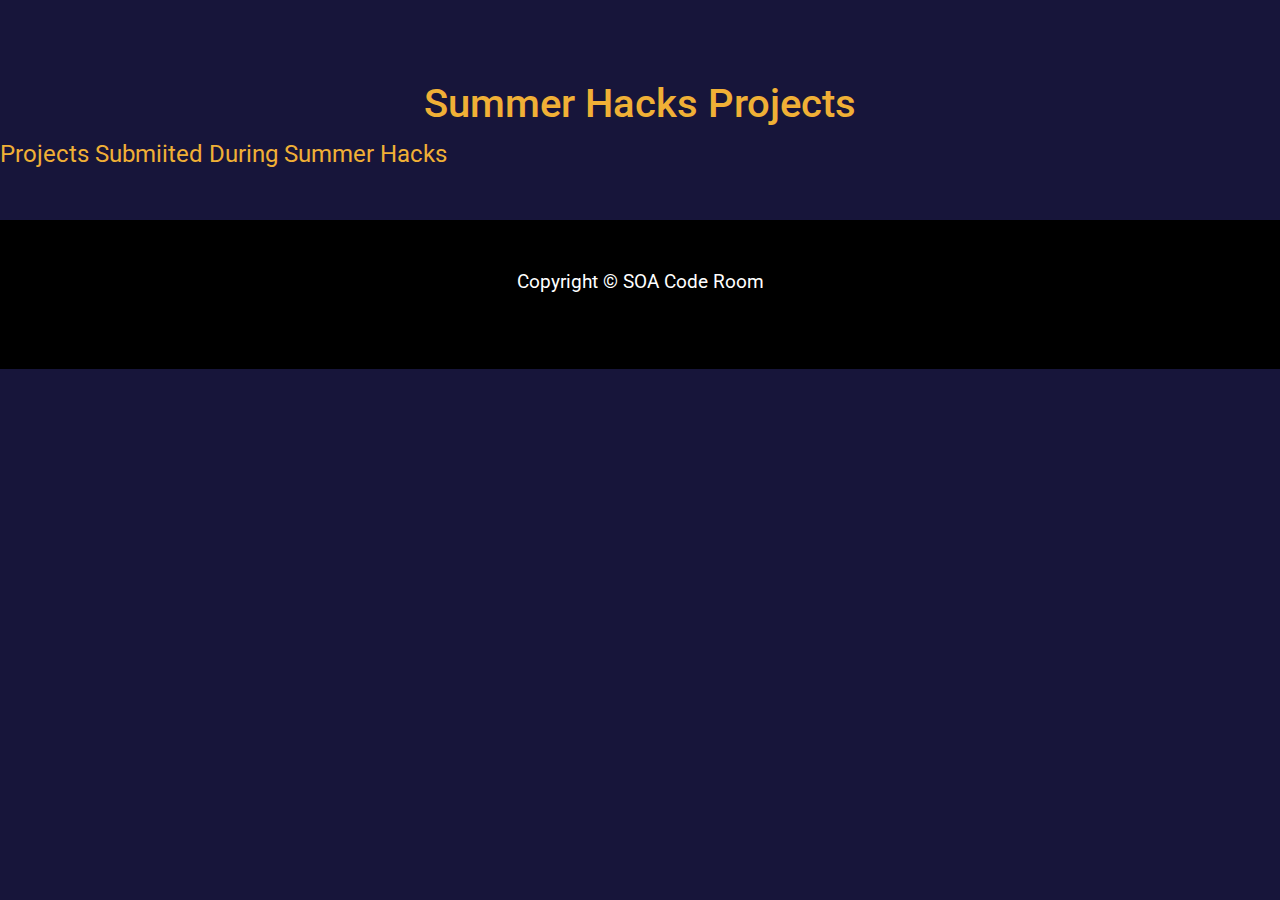
<file: projects.html>
<!DOCTYPE html>
<html lang="en">
    <head>
        <head>
            <meta charset="utf-8" />
            <meta name="viewport" content="width=device-width, initial-scale=1, shrink-to-fit=no, minimum-scale=1.0, maximum-scale=1.0, user-scalable=no" />
            <meta name="title" content="Summer Hacks" />
            <meta name="description" content="Summer Hacks by SOA Code Room" />
            <meta name="author" content="SOA Code Room" />
            <meta name="keywords" content="SOA Code Room" />
            <title>Summer Hacks Projects</title>

            <!-- Bootstrap core CSS -->
            <link href="./css/bootstrap.min.css" rel="stylesheet" />

            <!-- Custom styles for this template -->
            <link href="./css/style.css" rel="stylesheet" />
        </head>
    </head>
    <body id="page-top">
        <section>
            <h1 class="sub-heading-theme diagonal-text orange" style="padding: 2em 0 0em 0;">Summer Hacks Projects</h1>
            <p class="sub-heading-p orange">Projects Submiited During Summer Hacks</p>
        </section>

        <section class="container" style="padding-bottom: 3em; padding-top: 1em;">
            <div id="app"></div>
        </section>

        <section class="footer-section black-bg">
            <div style="padding-top: 0;">
                <div class="small text-center white">
                    <div class="social d-flex justify-content-center"></div>
                    <div class="white mb-4 nexa">
                        Copyright &copy; SOA Code Room
                    </div>
                </div>
            </div>
        </section>

        <!-- Custom javascript -->
        <script src="./js/script.js"></script>
        <script src="./js/data.js"></script>
    </body>
</html>
</file>
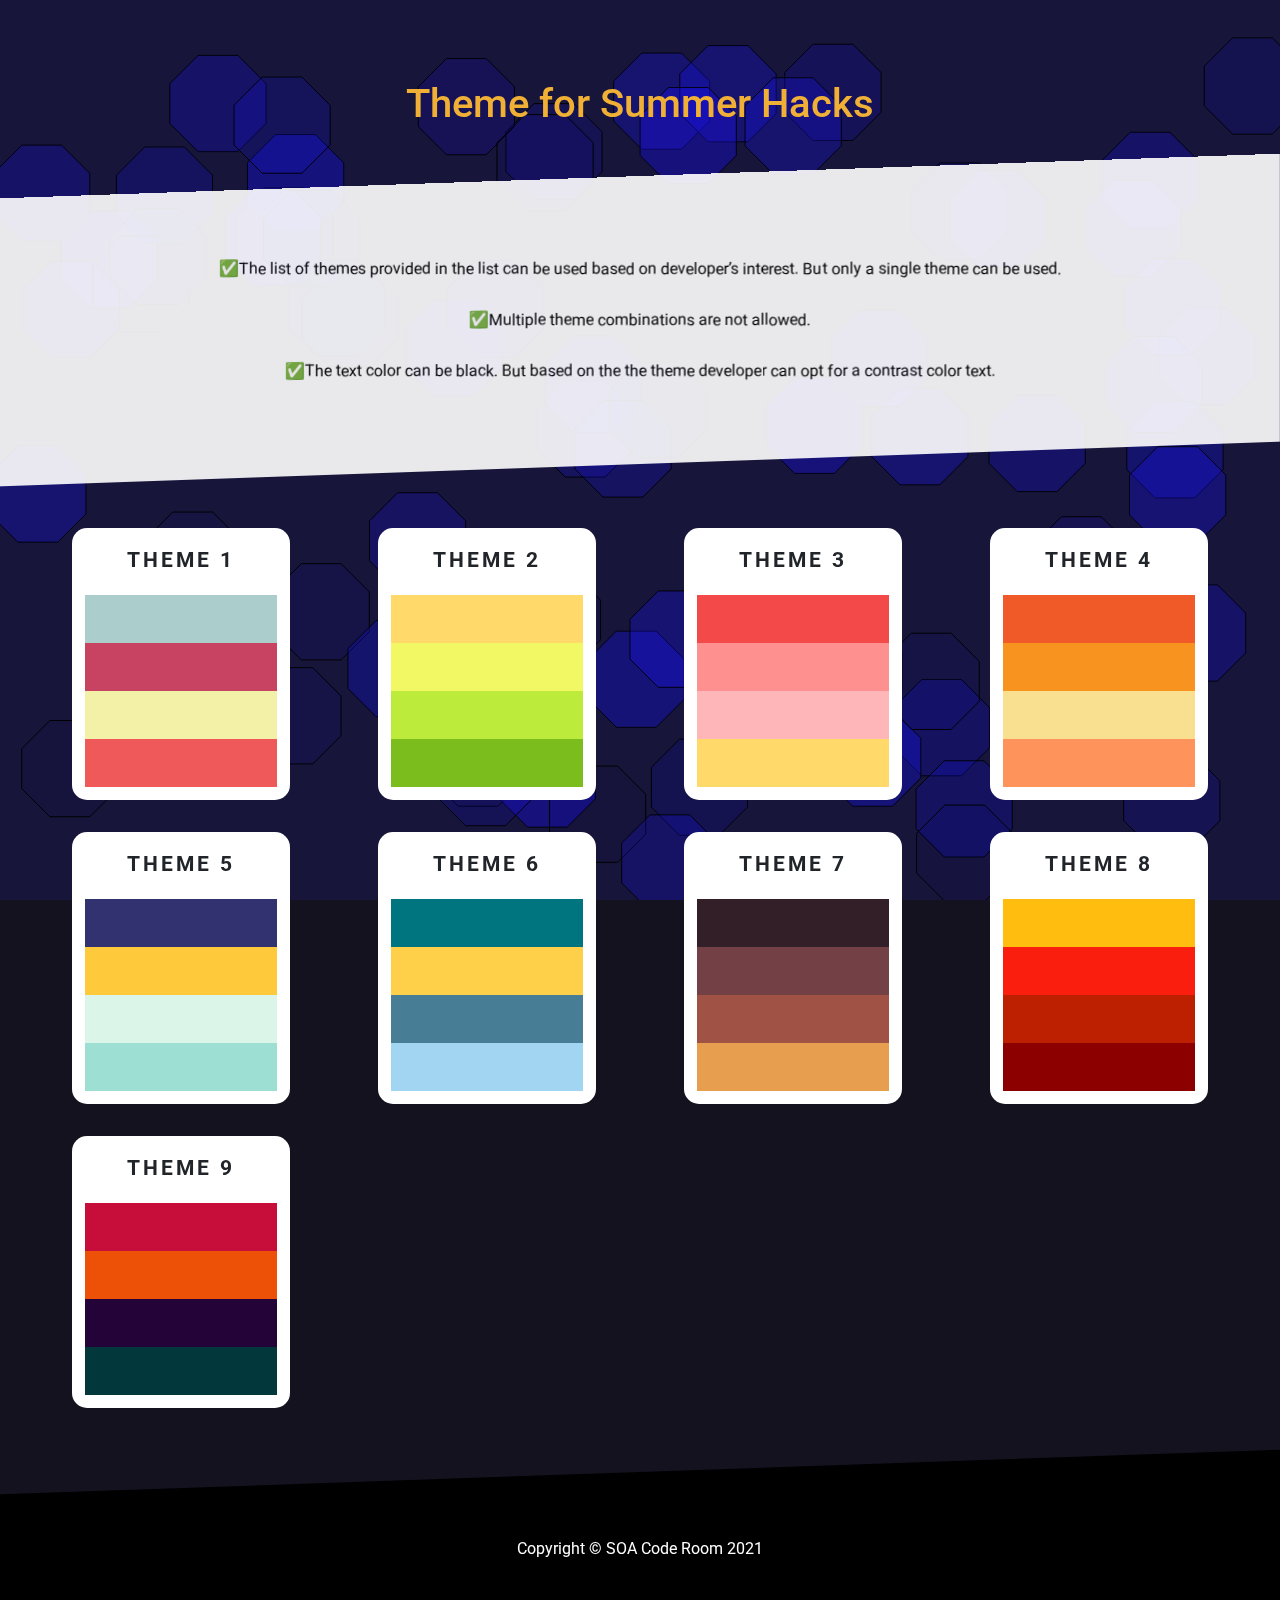
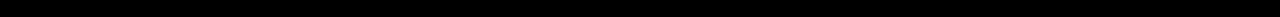
<file: theme.html>
<!DOCTYPE html>
<html lang="en">

    <head>

		<meta charset="utf-8">
		<meta name="viewport" content="width=device-width,initial-scale=1,maximum-scale=1,user-scalable=no">
        <meta http-equiv="X-UA-Compatible" content="IE=edge,chrome=1">
        <meta name="HandheldFriendly" content="true">
        <meta name="title" content="Summer Hacks">
		<meta name="description" content="Summer Hacks by SOA Code Room">
        <meta property="og:image" content="https://raw.githubusercontent.com/SOACodeRoom/Summer-Hacks/main/img/header.png">
		<meta name="author" content="SOA Code Room">
		<meta name="keywords" content="SOA Code Room">
		<title>Summer Hacks</title>

	<!-- Bootstrap core CSS -->
	<link href="css/bootstrap.min.css" rel="stylesheet">

        <!-- Custom CSS -->
        <link href="css/style.css" rel="stylesheet">
	 
	<link href="css/themes.css" rel="stylesheet">		
    </head>


    <div id="particles-js"></div>

    <section>
			
        <h1 class="sub-heading-theme diagonal-text orange" style="padding: 2em 0 1em 0;">Theme for Summer Hacks</h1>
        
      </section>
			
			<section class="diagonal-section white-bg">
			
				<div class="mx-auto diagonal-section-content">
					<div class="container nexa">
						<p class="black bold">✅The list of themes provided in the list can be used based on developer’s interest. But only a single theme can be used.
						</br></br>
						✅Multiple theme combinations are not allowed.
						<br><br>
						✅The text color can be black. But based on the the theme developer can opt for a contrast color text. 
						</p>
					</div>
				</div>
				
			</section>
			

		<section id="themes">
      <div class="wrapper">
        <div class="theme__card">
          <span class="theme_header">THEME 1</span>
          <div class="theme_color" style="background-color: #abcdcb"></div>
          <div class="theme_color" style="background-color: #c84361"></div>
          <div class="theme_color" style="background-color: #f2f1a7"></div>
          <div class="theme_color" style="background-color: #ef5959"></div>
        </div>
      </div>
      <div class="wrapper">
        <div class="theme__card">
          <span class="theme_header">THEME 2</span>
          <div class="theme_color" style="background-color: #ffd96a"></div>
          <div class="theme_color" style="background-color: #f1f864"></div>
          <div class="theme_color" style="background-color: #bceb3c"></div>
          <div class="theme_color" style="background-color: #7cbd1e"></div>
        </div>
      </div>
      <div class="wrapper">
        <div class="theme__card">
          <span class="theme_header">THEME 3</span>
          <div class="theme_color" style="background-color: #f34949"></div>
          <div class="theme_color" style="background-color: #ff9090"></div>
          <div class="theme_color" style="background-color: #ffb6b9"></div>
          <div class="theme_color" style="background-color: #ffd96a"></div>
        </div>
      </div>
      <div class="wrapper">
        <div class="theme__card">
          <span class="theme_header">THEME 4</span>
          <div class="theme_color" style="background-color: #f05a28"></div>
          <div class="theme_color" style="background-color: #f7931e"></div>
          <div class="theme_color" style="background-color: #f9e090"></div>
          <div class="theme_color" style="background-color: #ff935c"></div>
        </div>
      </div>
      <div class="wrapper">
        <div class="theme__card">
          <span class="theme_header">THEME 5</span>
          <div class="theme_color" style="background-color: #31326f"></div>
          <div class="theme_color" style="background-color: #ffc93c"></div>
          <div class="theme_color" style="background-color: #dbf6e9"></div>
          <div class="theme_color" style="background-color: #9ddfd3"></div>
        </div>
      </div>
      <div class="wrapper">
        <div class="theme__card">
          <span class="theme_header">THEME 6</span>
          <div class="theme_color" style="background-color: #007580"></div>
          <div class="theme_color" style="background-color: #fed049"></div>
          <div class="theme_color" style="background-color: #487e95"></div>
          <div class="theme_color" style="background-color: #a2d5f2"></div>
        </div>
      </div>
      <div class="wrapper">
        <div class="theme__card">
          <span class="theme_header">THEME 7</span>
          <div class="theme_color" style="background-color: #321f28"></div>
          <div class="theme_color" style="background-color: #734046"></div>
          <div class="theme_color" style="background-color: #a05344"></div>
          <div class="theme_color" style="background-color: #e79e4f"></div>
        </div>
      </div>
      <div class="wrapper">
        <div class="theme__card">
          <span class="theme_header">THEME 8</span>
          <div class="theme_color" style="background-color: #ffbe0f"></div>
          <div class="theme_color" style="background-color: #fa1e0e"></div>
          <div class="theme_color" style="background-color: #bd2000"></div>
          <div class="theme_color" style="background-color: #8c0000"></div>
        </div>
      </div>
      <div class="wrapper">
        <div class="theme__card">
          <span class="theme_header">THEME 9</span>
          <div class="theme_color" style="background-color: #c70d3a"></div>
          <div class="theme_color" style="background-color: #ed5107"></div>
          <div class="theme_color" style="background-color: #230338"></div>
          <div class="theme_color" style="background-color: #02383c"></div>
        </div>
      </div>
    </section>
            
                    <section class="diagonal-section black-bg" style="height: 4em; opacity: 1;"></section>
		
                    <section class="footer-section black-bg">
                    
                        <div style="padding-top: 0">
                            <div class="small text-center white">
                                <div class="social d-flex justify-content-center"></div>
                                <div class="white mb-4 sub-heading-small">
                                    Copyright &copy; SOA Code Room 2021
                            </div>
                        </div>
                    </section>
                
                </section>
		<script src="./js/themes.js"></script>
        	<script src="./js/script.js"></script>
                <script src="./js/particles.js"></script>
                <script src="./js/app.js"></script>
        
            </body>
        
        </html>
</file>
<file: css/style.css>
@import url('https://fonts.googleapis.com/css2?family=Roboto&display=swap');

/* Tablet Landscape */
@media screen and (max-width: 1060px) {
  #primary { width:67%; }
  #secondary { width:30%; margin-left:3%;}  
}

/* Tabled Portrait */
@media screen and (max-width: 768px) {
  #primary { width:100%; }
  #secondary { width:100%; margin:0; border:none; }
}

@media (min-device-width:600px) {
  img[data-src-600px] {
      content: attr(data-src-600px, url);
  }
}

@media (min-device-width:800px) {
  img[data-src-800px] {
      content: attr(data-src-800px, url);
  }
}

@media (min-width: 640px) { body {font-size:1rem;} } 
@media (min-width:960px) { body {font-size:1.2rem;} } 
@media (min-width:1100px) { body {font-size:1.5rem;} } 

body {
    margin: 0;
    padding: 0;
    background: #17153a;
    

  }
  
  #particles-js { 
      width: 100%;
      height: 100%;
      position: fixed;
      z-index: -10;
      top: 0;
      left: 0;
      background-color: #17153a; 
      background-image: url(""); 
      background-repeat: no-repeat; 
      background-size: cover; 
      -webkit-background-size: cover;
      -moz-background-size: cover;
      -o-background-size: cover;
  }
  
  .sub-heading-title {
      padding: 6em 0 2em 0;
  }
  
  .vertical-padding {
      padding: 6em 0 6em 0;
  }
  
  .diagonal-section {
      z-index: 30; 
      position: relative;
      opacity: 0.9;
      transform: skewY(-2deg); 
      -ms-transform: skewY(-2deg); 
      -webkit-transform: skewY(-2deg);
  }
  
  .footer-section {
      margin-top: -2em;
      padding: 2em 0 2em 0;
      opacity: 1;
  }
  
  .foreground {
      z-index: 3;
      position: relative;
  }
  
  .white-bg {
      background: white; 
  }
  
  .transparent-bg {
      background: transparent; 
  }
  
  .black-bg {
      background: black;
  }
  
  .diagonal-section-content {
      padding: 5em 0 5em 0; 
      transform: skewY(2deg); 
      -ms-transform: skewY(2deg); 
      -webkit-transform: skewY(2deg);
  }
  
  header, section {
      z-index: 3;
      position: relative;
      overflow: hidden;	
  }
  
  .dark-blue-bg {
    background: transparent;
  }
  
  .faq-bubble {
    padding-bottom: 2em;
  }
  
  .zoom {
    transition: transform 0.2s; /* Animation */
  }
  
  .zoom:hover {
    transform: scale(
      1.1
    ); /* (150% zoom - Note: if the zoom is too large, it will go outside of the viewport) */
  }
  
  .descriptor {
    margin-bottom: 1em;
  }
  
  .img-box {
    display: inline-block;
    width: 75%;
  }
  
  .top-borders {
    border-top-right-radius: 3em;
    border-top-left-radius: 3em;
  }
  
  .bottom-borders {
    border-bottom-right-radius: 3em;
    border-bottom-left-radius: 3em;
  }
  
  .workshop-item {
    width: 100%;
    height: 100%;
    border-radius: 6em;
    overflow: hidden;
  }
  
  .border-box {
    margin-bottom: 2em;
  }
  
  .workshop-item-image {
    border: 0;
  }
  
  .workshop-item-textbox {
    padding: 3% !important;
    background-color: #161616 !important;
    border: 0;
  }
  
  .column {
    float: left;
    width: 33.3%;
    margin-bottom: 16px;
    padding: 0 8px;
  }
  
  .image-showcase {
      z-index: 3;
      position: relative;
  }
  
  @media (min-width: 991.98px) {
      #team {
          margin-right: 7em;
      }
  }
  @media (max-width: 1200px) {
      .front-image-box {
          margin-bottom: 7em;
      }
      .first-image {
          margin-bottom: 8em;
      }
  }
  
  .card {
    box-shadow: 0 4px 8px 0 rgba(0, 0, 0, 0.2);
  }
  
  .container {
    padding: 0 16px;
  }
  
  .container::after,
  .row::after {
    content: "";
    clear: both;
    display: table;
  }
  
  .title {
    color: grey;
  }
  
  .col-xl-4 {
    margin-bottom: 1em;
  }
  
  .team-card {
    height: 100%;
  }
  
  .team-image {
    border-top-right-radius: 3em;
    border-top-left-radius: 3em;
  }
  
  .team-textbox {
    height: auto;
    background: black;
    border-bottom-right-radius: 3em;
    border-bottom-left-radius: 3em;
  }
  
  .team-name {
    padding: 0.5em;
    margin: 0;
  }
  
  .team-study {
  }
  
  .team-social {
    padding-bottom: 0.5em;
  }
  
  .social-button {
    margin: 0.5em;
  }
  
  .accessible {
    position: relative;
    z-index: 2;
  }
  
  .custom-tooltip {
    position: relative;
    display: inline;
  }
  
  .custom-tooltip .custom-tooltiptext {
    visibility: hidden;
    width: 100%;
    background-color: black;
    color: #fff;
    text-align: center;
    border-radius: 6px;
    padding: 5px 0;
    position: absolute;
    z-index: 1;
    top: 280%;
    left: 15%;
    margin-left: -60px;
  }
  
  .custom-tooltip .custom-tooltiptext::after {
    content: "";
    position: absolute;
    bottom: 100%;
    left: 50%;
    margin-left: -5px;
    border-width: 5px;
    border-style: solid;
    border-color: transparent transparent black transparent;
  }
  
  .custom-tooltip:hover .custom-tooltiptext {
    visibility: visible;
  }
  
  #mlh-trust-badge {
      display:block;
      max-width:120px!important;
      min-width:50px!important;
      position:fixed;
      /* ---- This number is very important so menu doesn't overlap ---- */
      right:10px!important;
      top:0;
      width:10%;
      z-index:10000
  }
  
  /* ---- Mobile only styling ---- */
  @media (max-width: 991.98px) {
      .navbar-toggler {
          margin-right: 4em!important;
      }
    nav {
      width: 100%;
    }
  
    #navbar-container,
    #navbar-top-menu {
      width: 100%;
    }
  
    .subscribe-for-updates {
      font-size: 3.5vw !important;
    }
  
    .container {
      width: 100%;
    }
  
    .navbar-toggler {
      align-self: inherit;
      position: initial;
    }
  
    .navbar-brand {
      display: inline-flex;
    }
  
    #mainNav {
      background-color: transparent;
    }
  
    .navbar {
      padding: 0;
    }
    .navbar-collapse {
      width: 100%;
    }
  
    .projects-section .project-text {
      padding: 3% !important;
    }
    
    .project-text {
      padding: 3% !important;
    }
  
    #mainNav .navbar-toggler {
      color: #F0B036;
      border: 2px solid #ccc;
      border-radius: 30px;
    }
    
    #mainNav .navbar-toggler:hover, #mainNav .navbar-toggler:focus {
      color: #F0B036;
      border-color: #F0B036;
    }
  
    #mainNav .navbar-toggler:active {
      color: #A07524;
      border-color: #A07524;
    }
  
    #mainNav.navbar-shrink .nav-link {
      text-align: center;
    }
  
    #navbar-buttons li {
      border-top: 1px solid white;
      border-bottom: 1px solid white;
    }
  
    .btn-primary {
      margin-bottom: 50px !important;
    }
  }
  
  .subscribe-for-updates {
    font-size: 2vw;
  }
  
  /* ---- Prevent user from being able to double click ---- */
  .no-select {
    -webkit-user-select: none; /* webkit (safari, chrome) browsers */
    -moz-user-select: none; /* mozilla browsers */
    -khtml-user-select: none; /* webkit (konqueror) browsers */
    -ms-user-select: none; /* IE10+ */
  }
  
  #mainNav .nav-link {
    -webkit-text-fill-color: white;
    padding: 1.5rem 1.5rem 1.25rem;
    border: 0;
  }
  
  #mainNav .nav-link:hover {
    -webkit-text-fill-color: white;
  }
  
  #mainNav .navbar-brand {
    -webkit-text-fill-color: white;
  }
  
  #mainNav {
    border-bottom: 1px solid rgba(0, 0, 0, 0);
    transition: 0.5s ease-in-out;
  }
  
  #mainNav.navbar-shrink {
    background-color: rgba(0, 0, 0, 0.8);
    border-bottom: 1px solid white;
    transition: 0.5s ease-in-out;
  }
  
  #mainNav.navbar-shrink .nav-link {
    color: #161616;
    padding: 1.5rem 1.5rem 1.25rem;
    border: 0;
  }
  
  #mainNav.navbar-shrink .nav-link.active {
    -webkit-text-fill-color: rgba(255, 255, 255, 1);
    border: 0;
  }
  
  .title-icon {
    width: 64px;
    height: 64px;
    background: url("../img/logo.png");
    background-size: 64px 64px;
  }
  
  .hidden-anchor {
    position: relative;
    top: -15px;
  }
  
  
  .inline {
    display: inline-block;
  }
  
  .projects-section .project-text hr {
    border-color: #32adff;
  }
  
  .projects-section .project-text {
    padding: 10%;
  }
  
  .masthead h2,
  .sub-heading-small {
    text-align: center;
    font-family: 'Roboto', sans-serif;
    color: white;
    font-size: 1rem;
  }
  .sub-heading {
    text-align: center;
    font-family: 'Roboto', sans-serif;
    color: white;
    font-size: 2rem;
  }
  p {
      margin: 0;
  }
  
  .nexa {
      font-family: 'Roboto', sans-serif;
  }
  
  .black {
      color: #000 !important;
  }
  
  
  .orange, .orange-hover {
      color: #F0B036 !important;
  }
  
  .orange-hover:focus, .orange-hover:hover {
      text-decoration: none;
      color: #A07524 !important;
  }
  
  .blue {
      color: #64a19d !important;
  }
  
  .white {
      color: #fff !important;
  }
  
  .masthead h1,
  .title-text {
    font-family: 'Roboto', sans-serif;
    font-size: 4.9rem;
    text-align: center;
    opacity: 1;
    background: url("../img/title-scrolling.png");
    background-repeat: repeat-x;
    -webkit-background-clip: text;
    -webkit-text-fill-color: transparent;
    animation: animate 150s linear infinite;
    margin-bottom: -2rem !important;
  }
  @keyframes animate {
    from {
      background-position: 0 0;
    }
    /*use negative width if you want it to flow right to left else and positive for left to right*/
    to {
      background-position: -10000px 0;
    }
  }
  
  .mb-5,
  .my-5 {
    margin-bottom: 1rem !important;
  }
  
  @media (min-width: 992px) {
    .masthead h2 {
      max-width: 40rem;
      font-size: 2rem;
    }
  }
  
  /* ---- Button css ---- */
  .btn-primary {
    background-color: rgba(240, 176, 54);
    padding-top: 0.5rem;
    padding-bottom: 0.5rem;
    border-radius: 30px;
    color: black;
    margin: 0 8px;
    font-family: "SubBtnText";
    font-size: 1.5rem;
    text-transform: none;
    letter-spacing: 0px;
  }
  
  .btn-primary:hover {
    background-color: rgba(240, 176, 54, 0.5);
    color: black;
  }
  
  .btn-primary:focus {
    background-color: rgba(240, 176, 54, 0.3) !important;
    color: #888;
  }
  
  .btn-primary:active {
    background-color: rgba(240, 176, 54, 0.5) !important;
    color: #888 !important;
  }
  
  /* ---- Description text ---- */
  .text-white-50 {
    color: white !important;
  }
  
  .card {
    border-radius: 50px;
  }
  
  #inputEmail {
    border-radius: 30px;
  }
  .masthead {
    z-index: 3;
    position: relative;
    width: 100%;
    height: auto;
    min-height: 35rem;
    padding-top: 10rem;
    background: url("");
    background-position: center;
    background-repeat: no-repeat;
    background-attachment: scroll;
    background-size: cover;
  }
  
  /* nav bar */
  .nav-item {
    font-family: "ProximaRegular";
  }
  
  /* Schedule*/
  #schedSat {
    display: inline-block;
  }
  #schedSun {
    display: inline-block;
  }
  .schedule .table {
    border-left: #1f1f1f 0.8rem solid;
    overflow-wrap: normal;
    margin-top: 10px;
  }
  
  .schedule{
    margin-top: 20px;
  }
  
  .table th {
    text-align: center;
    overflow-wrap: normal;
    
  }
  
  .table td {
    
  }
  
  .table tbody tr td {
    vertical-align: middle;
    font-weight: 900;
    font-size: 1.0rem;
    width: 180px;
  }
  
  .schedule header div {
      font-family: 'Roboto', sans-serif;
      font-size: 6rem;
      text-align: right;
      vertical-align: middle;
      text-transform: capitalize;
  }
  
  /* Sponsors */
  
  .diagonal {
    position: absolute;
    top: 0;
    bottom: 0;
    right: 0;
    left: 0;
    width: 100%;
    height: 100%;
    transform: skewY(-2deg);
    transform-origin: top left;
  }
  
  .diagonal-top {
    position: absolute;
    top: 0;
    bottom: 0;
    right: 0;
    left: 0;
    width: 100%;
    height: 100%;
    transform: skewY(-2deg);
    transform-origin: bottom right;
  }
  
  .diagonal-text {
    position: relative;
    text-align: center;
  }
  
  .sponsors-container {
    padding: 1rem 30px 1.5rem;
    background: white;
  }
  
  .sponsor-tier {
    color: blue;
  }
  
  .sponsor-img-container {
    padding-bottom: 8em;
  }
  
  .sponsors-img {
    width: 20%;
    height: 30%;
    margin: 2rem;
    margin-bottom: 1rem;
    vertical-align: middle;
  }
  
  @media screen and (max-width: 480px) {
    .sponsors-img-container {
      width: 100%;
    }
    .sponsors-img {
      width: 60%;
    }
  }
  
  @media screen and (max-width: 800px) and (min-width: 600px) {
    .sponsors-img-container {
      width: 33%;
    }
    .sponsors-img {
      width: 30%;
    }
  }
  
  .mb-5,
  .my-5 {
    margin-bottom: 0 !important;
  }
  
  #mainNav .nav-link:hover {
      -webkit-text-fill-color: rgba(240, 176, 54) !important;
  }
  
  #mainNav .navbar-nav .nav-item:hover {
      color: rgba(240, 176, 54) !important;
  }
  
  #mainNav.navbar-shrink .nav-link:hover {
      color: rgba(240, 176, 54) !important;
  }
</file>
<file: css/nav.css>
* {
    margin: 0;
    padding: 0;
    box-sizing: border-box;
  }
  body {
    font-family: sans-serif;
  }
  
  nav {
    height: 10vh;
    background: #050914;
    display: flex;
  }
  
  .nav-links {
    display: flex;
    list-style: none;
    width: 50%;
    height: 100%;
    justify-content: space-evenly;
    align-items: center;
    margin-left: auto;
  }
  
  .nav-links li a {
    color: white;
    text-decoration: none;
    font-size: 16px;
    letter-spacing: 3px;
    font-weight: 100;
    padding: 5px;
    align-self: stretch;
  }
  
  #apply_button {
    padding: 0.7rem 1rem;
    border: 2px solid orangered;
  }
  
  #apply_button:hover {
    background: orangered;
    color: #050914;
    transition: all 0.6s;
  }
  
  @media screen and (max-width: 768px) {
    .line {
      width: 30px;
      height: 3px;
      background: white;
      margin: 5px;
    }
    nav {
      position: relative;
    }
  
    .hamburger {
      position: absolute;
      cursor: pointer;
      right: 5%;
      top: 50%;
      transform: translate(-5%, -50%);
      z-index: 2;
    }
  
    .nav-links {
      position: fixed;
      background: #050914;
      height: 100vh;
      width: 100%;
      flex-direction: column;
      clip-path: circle(100px at 90% -10%);
      -webkit-clip-path: circle(100px at 90% -10%);
      transition: all 1s ease-out;
      pointer-events: none;
      margin: 1.5rem auto;
    }
    .nav-links.open {
      clip-path: circle(1000px at 90% -10%);
      -webkit-clip-path: circle(1000px at 90% -10%);
      pointer-events: all;
    }
    .landing {
      flex-direction: column;
    }
    .nav-links li {
      opacity: 0;
    }
    .nav-links li a {
      font-size: 25px;
    }
    .nav-links li:nth-child(1) {
      transition: all 0.5s ease 0.2s;
    }
    .nav-links li:nth-child(2) {
      transition: all 0.5s ease 0.4s;
    }
    .nav-links li:nth-child(3) {
      transition: all 0.5s ease 0.6s;
    }
    li.fade {
      opacity: 1;
    }
  }
</file>
<file: css/themes.css>
* {
  padding: 0;
  margin: 0;
}
html {
  box-sizing: border-box;
}
body {
  background-color: #151220;
  line-height: 1.6;
  font-size: 1rem;
  font-family: -apple-system, BlinkMacSystemFont, "Segoe UI", Roboto, Oxygen,
    Ubuntu, Cantarell, "Open Sans", "Helvetica Neue", sans-serif;
  text-align: center;
}

#themes {
  min-height: 100vh;
  padding: 3rem;
  display: flex;
  justify-content: space-between;
  align-items: center;
  flex-wrap: wrap;
}

.wrapper {
  padding: 0.8rem;
  background-color: white;
  display: inline-block;
  border-radius: 15px;
  margin: 1rem 1.5rem;
}

.theme__card {
  width: 12rem;
  height: auto;
  display: flex;
  flex-direction: column;
  align-items: center;
  text-align: center;
}

.theme_header {
  font-size: 1.3rem;
  letter-spacing: 3px;
  align-self: stretch;
  height: 3rem;
  margin: 0.2rem;
  font-weight: bold;
}

.theme_color {
  align-self: stretch;
  padding: 0.5rem;
  height: 3rem;
  cursor: pointer;
  position: relative;
}

.color_name {
  position: absolute;
  right: 0;
  bottom: 0;
  padding: 5px;
  color: #000000;
  display: none;
}

.theme_color:hover .color_name {
  display: block;
  background: rgba(226, 221, 221, 0.3);
}
</file>
